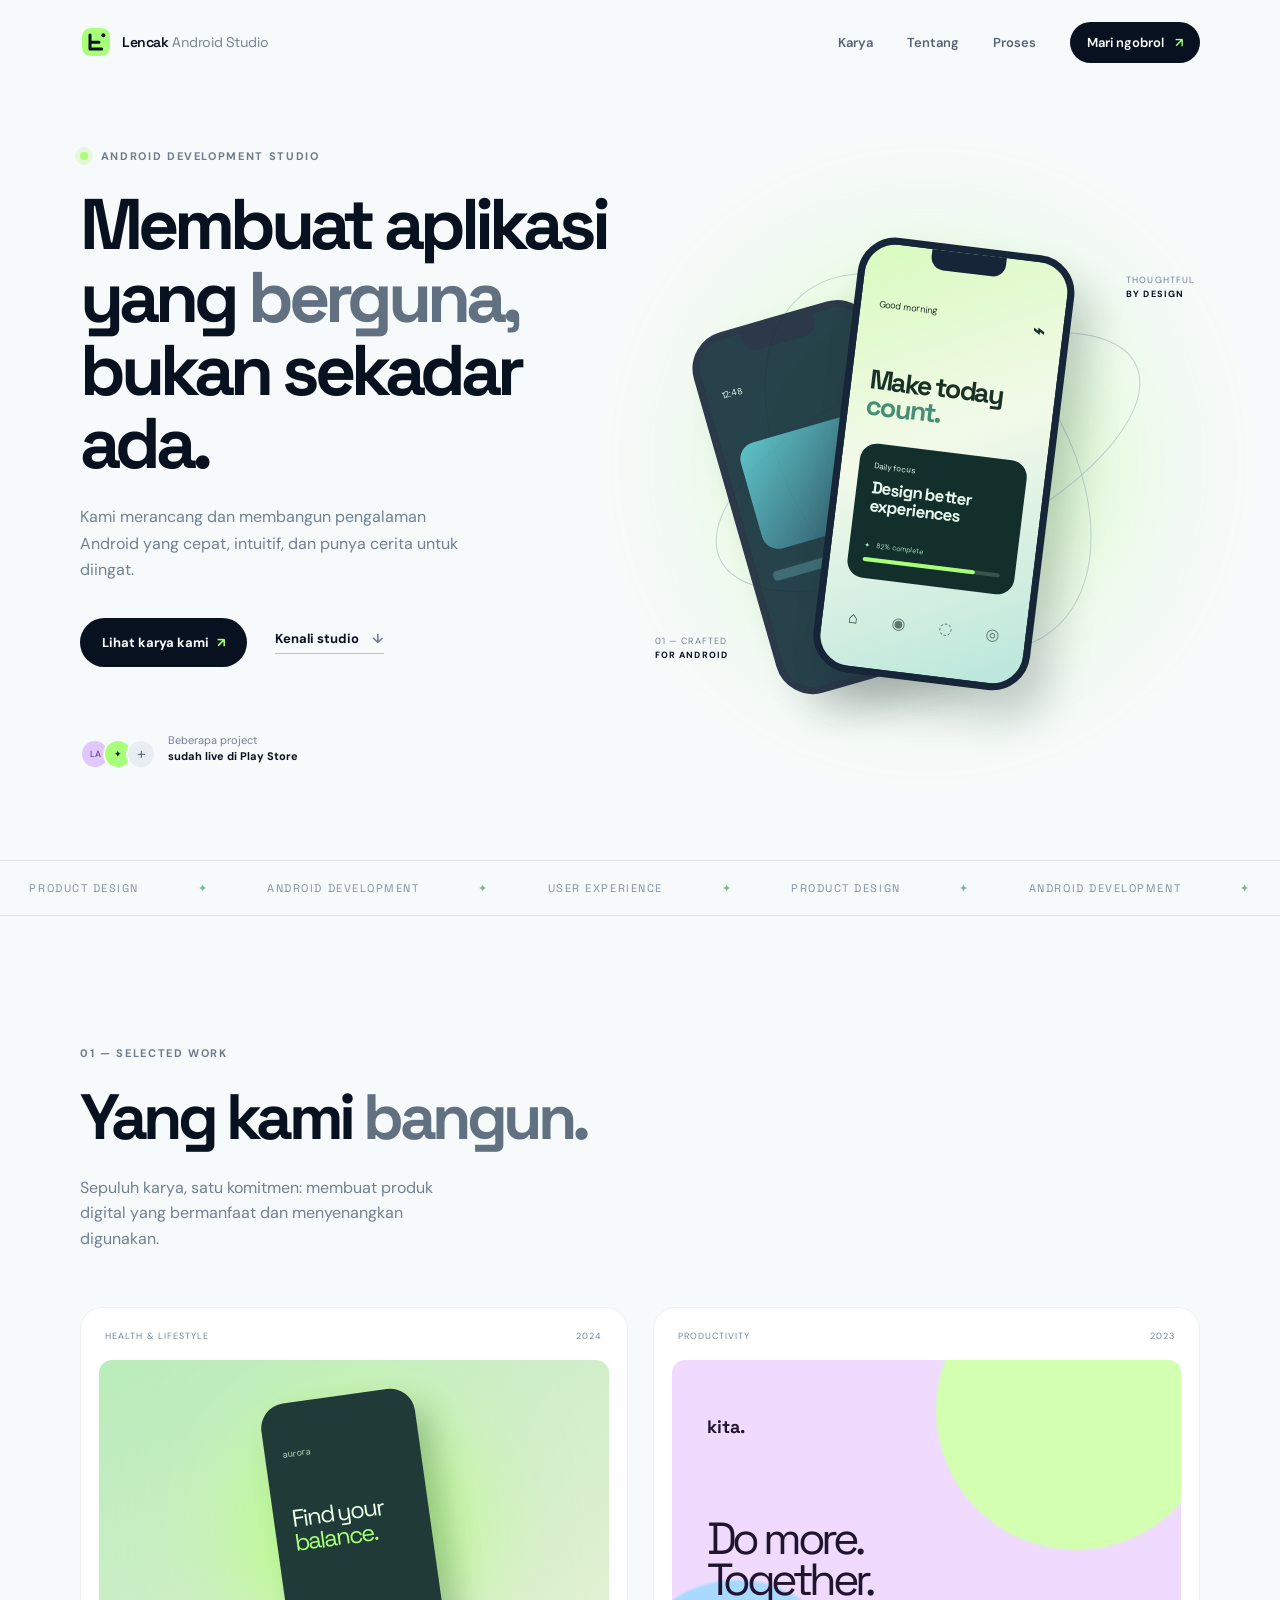
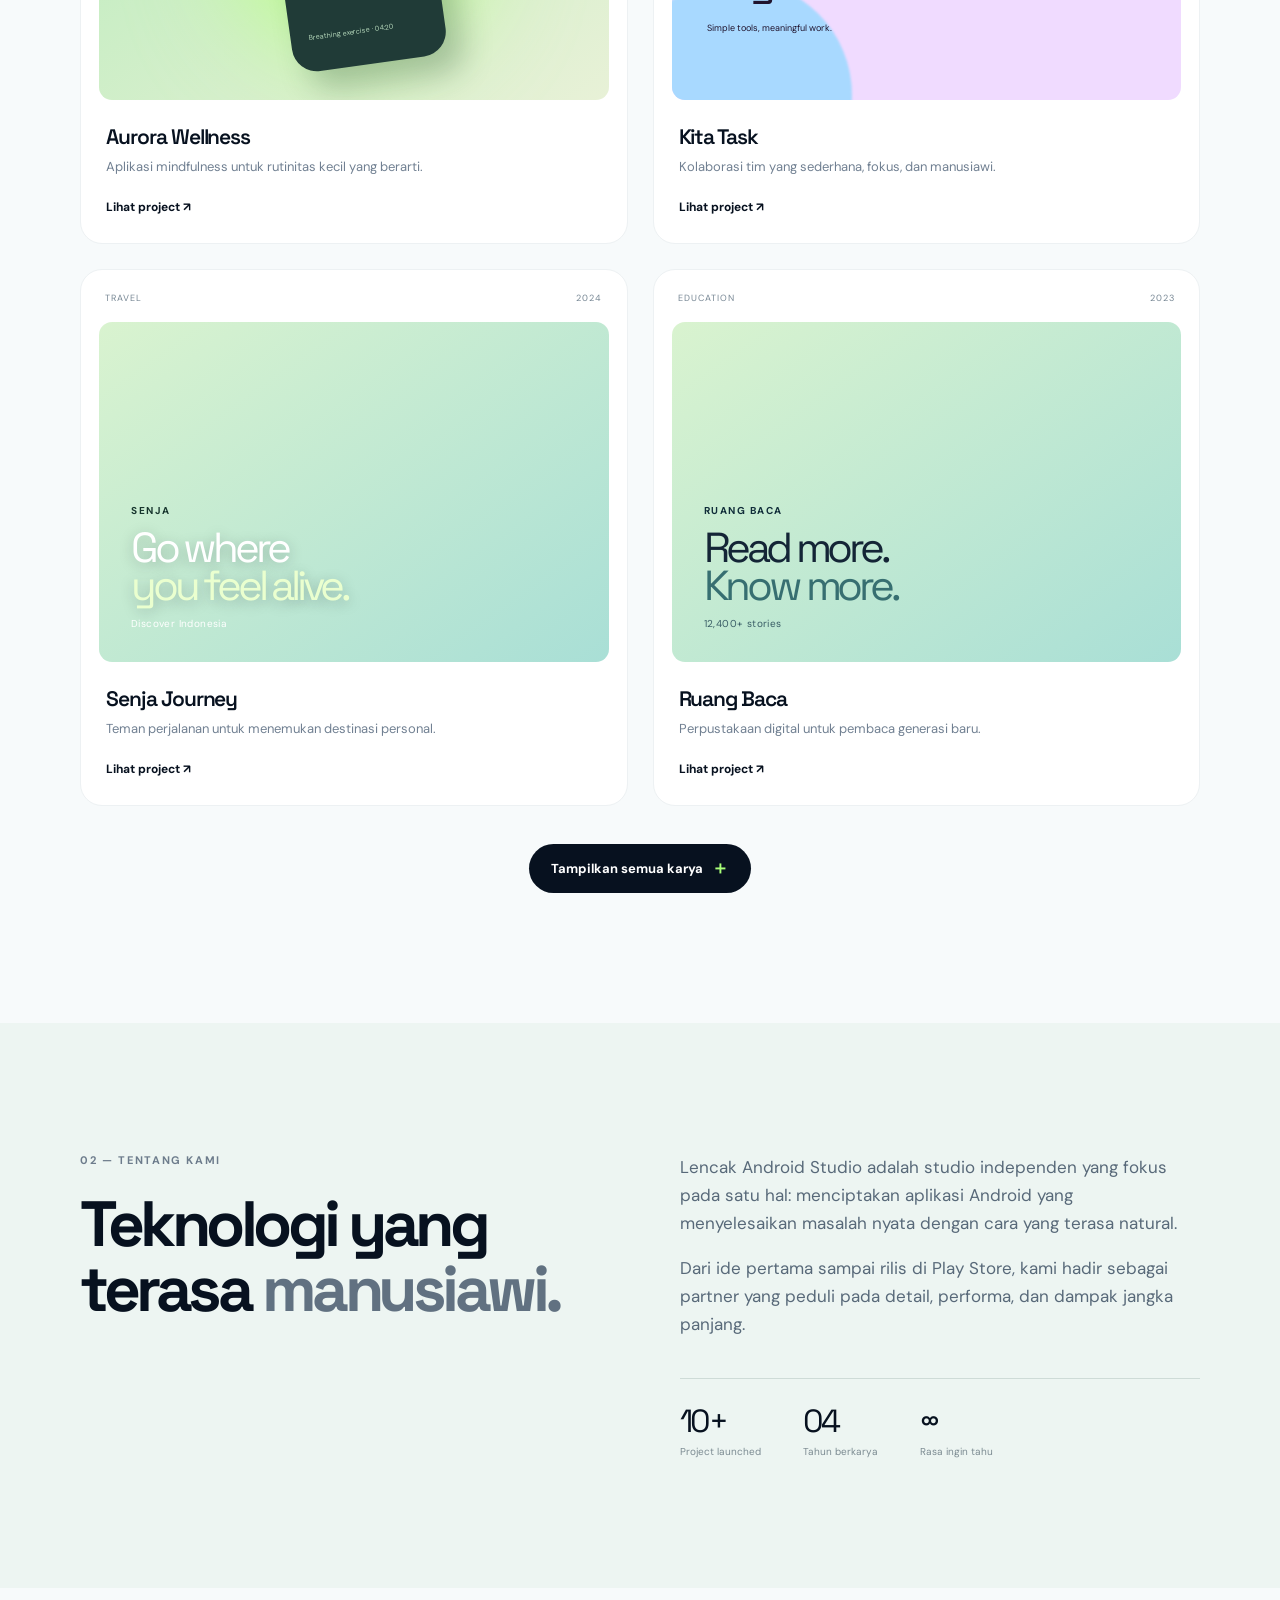
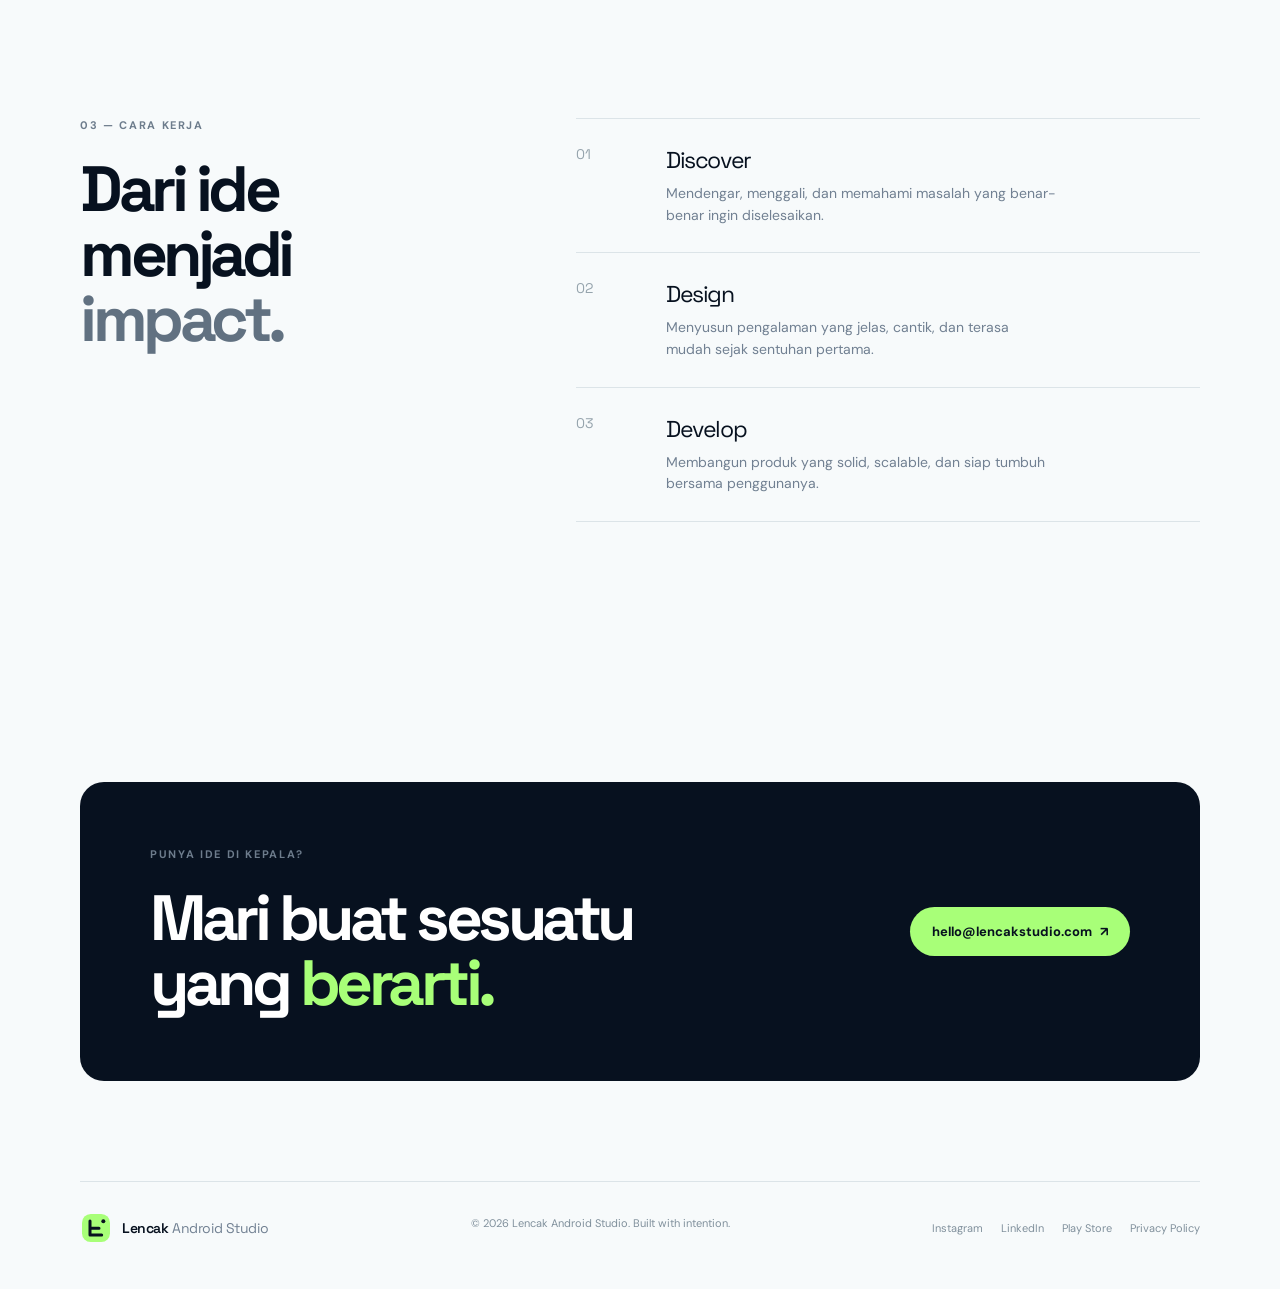
<file: index.html>
<!doctype html>
<html lang="id">
<head>
  <meta charset="UTF-8" />
  <meta name="viewport" content="width=device-width, initial-scale=1.0" />
  <meta name="description" content="Lencak Android Studio — studio pengembang Android yang menghadirkan aplikasi cepat, indah, dan berdampak." />
  <meta name="theme-color" content="#07111f" />
  <title>Lencak Android Studio — Build apps people love</title>
  <link rel="preconnect" href="https://fonts.googleapis.com" />
  <link rel="preconnect" href="https://fonts.gstatic.com" crossorigin />
  <link href="https://fonts.googleapis.com/css2?family=DM+Sans:wght@400;500;600;700&family=Space+Grotesk:wght@500;600;700&display=swap" rel="stylesheet" />
  <link rel="stylesheet" href="styles.css" />
  <link rel="stylesheet" href="portfolio.css" />
  <script defer src="script.js"></script>
</head>
<body>
  <header class="site-header"><nav class="nav container" aria-label="Navigasi utama">
    <a class="brand" href="#top" aria-label="Lencak Android Studio beranda"><svg class="brand-mark" viewBox="0 0 48 48" aria-hidden="true"><defs><linearGradient id="logoGradient" x1="5" y1="5" x2="43" y2="43"><stop stop-color="#a8ff78"/><stop offset="1" stop-color="#23c8ff"/></linearGradient></defs><rect x="3" y="3" width="42" height="42" rx="13" fill="url(#logoGradient)"/><path d="M15 13.5v21h17.5M15 24.5h13.5" fill="none" stroke="#07111f" stroke-width="4.5" stroke-linecap="round" stroke-linejoin="round"/><circle cx="35" cy="14" r="3" fill="#07111f"/></svg><span>Lencak <b>Android Studio</b></span></a>
    <button class="menu-toggle" aria-label="Buka menu" aria-expanded="false"><span></span><span></span><span></span></button>
    <div class="nav-links"><a href="#work">Karya</a><a href="#about">Tentang</a><a href="#process">Proses</a><a class="nav-cta" href="#contact">Mari ngobrol <span>↗</span></a></div>
  </nav></header>

  <main id="top">
    <section class="hero container"><div class="hero-copy"><p class="eyebrow"><span class="pulse-dot"></span> Android development studio</p><h1>Membuat aplikasi yang <em>berguna,</em><br /> bukan sekadar ada.</h1><p class="hero-text">Kami merancang dan membangun pengalaman Android yang cepat, intuitif, dan punya cerita untuk diingat.</p><div class="hero-actions"><a class="button button-primary" href="#work">Lihat karya kami <span>↗</span></a><a class="text-link" href="#about">Kenali studio <span>↓</span></a></div><div class="hero-proof"><div class="avatars"><span>LA</span><span>✦</span><span>+</span></div><p>Beberapa project<br /><strong>sudah live di Play Store</strong></p></div></div>
      <div class="hero-visual" aria-label="Preview aplikasi buatan Lencak Android Studio"><div class="glow"></div><div class="orbit orbit-one"></div><div class="orbit orbit-two"></div><div class="phone phone-back"><div class="phone-notch"></div><div class="back-screen"><span>12:48</span><div class="tiny-card"></div><div class="tiny-lines"></div></div></div><div class="phone phone-front"><div class="phone-notch"></div><div class="screen"><div class="screen-top"><span>Good morning</span><b>⌁</b></div><h3>Make today<br /><i>count.</i></h3><div class="screen-card"><span>Daily focus</span><strong>Design better<br />experiences</strong><small>✦ &nbsp; 82% complete</small><div class="progress"><i></i></div></div><div class="screen-nav"><span>⌂</span><span>◉</span><span>◌</span><span>◎</span></div></div></div><span class="float-label label-top">Thoughtful<br /><b>by design</b></span><span class="float-label label-bottom">01 — Crafted<br /><b>for Android</b></span></div>
    </section>
    <section class="marquee" aria-label="Keahlian"><div class="marquee-track"><span>PRODUCT DESIGN</span><i>✦</i><span>ANDROID DEVELOPMENT</span><i>✦</i><span>USER EXPERIENCE</span><i>✦</i><span>PRODUCT DESIGN</span><i>✦</i><span>ANDROID DEVELOPMENT</span><i>✦</i></div></section>

    <section id="work" class="work container section"><div class="section-heading"><p class="eyebrow">01 — Selected work</p><h2>Yang kami <em>bangun.</em></h2><p>Sepuluh karya, satu komitmen: membuat produk digital yang bermanfaat dan menyenangkan digunakan.</p></div><div class="project-grid">
      <article class="project-card project-aurora"><div class="project-meta"><span>Health & lifestyle</span><span>2024</span></div><div class="project-art aurora-art"><div class="aurora-glow"></div><div class="art-phone"><span>aurora</span><strong>Find your<br /><i>balance.</i></strong><small>Breathing exercise · 04:20</small></div></div><div class="project-info"><h3>Aurora Wellness</h3><p>Aplikasi mindfulness untuk rutinitas kecil yang berarti.</p><a href="#contact">Lihat project ↗</a></div></article>
      <article class="project-card project-kita"><div class="project-meta"><span>Productivity</span><span>2023</span></div><div class="project-art kita-art"><div class="kita-orb orb-a"></div><div class="kita-orb orb-b"></div><div class="kita-copy"><span>kita.</span><strong>Do more.<br />Together.</strong><small>Simple tools, meaningful work.</small></div></div><div class="project-info"><h3>Kita Task</h3><p>Kolaborasi tim yang sederhana, fokus, dan manusiawi.</p><a href="#contact">Lihat project ↗</a></div></article>
      <article class="project-card project-senja"><div class="project-meta"><span>Travel</span><span>2024</span></div><div class="project-art"><div class="art-copy"><small>senja</small><strong>Go where<br /><i>you feel alive.</i></strong><span>Discover Indonesia</span></div></div><div class="project-info"><h3>Senja Journey</h3><p>Teman perjalanan untuk menemukan destinasi personal.</p><a href="#contact">Lihat project ↗</a></div></article>
      <article class="project-card project-ruang"><div class="project-meta"><span>Education</span><span>2023</span></div><div class="project-art"><div class="art-copy"><small>RUANG BACA</small><strong>Read more.<br /><i>Know more.</i></strong><span>12,400+ stories</span></div></div><div class="project-info"><h3>Ruang Baca</h3><p>Perpustakaan digital untuk pembaca generasi baru.</p><a href="#contact">Lihat project ↗</a></div></article>
      <article class="project-card project-finansaku"><div class="project-meta"><span>Fintech</span><span>2022</span></div><div class="project-art"><div class="art-copy"><small>finansaku</small><strong>Your money,<br /><i>your move.</i></strong><span>Track. Plan. Grow.</span></div></div><div class="project-info"><h3>Finansaku</h3><p>Asisten finansial untuk keputusan yang lebih percaya diri.</p><a href="#contact">Lihat project ↗</a></div></article>
      <article class="project-card project-pawon"><div class="project-meta"><span>Food & recipe</span><span>2024</span></div><div class="project-art"><div class="art-copy"><small>pawon</small><strong>Cook slow.<br /><i>Love deep.</i></strong><span>Recipes worth sharing</span></div></div><div class="project-info"><h3>Pawon Stories</h3><p>Kumpulan resep rumahan dan cerita di baliknya.</p><a href="#contact">Lihat project ↗</a></div></article>
      <article class="project-card project-nadi"><div class="project-meta"><span>Wellbeing</span><span>2022</span></div><div class="project-art"><div class="art-copy"><small>nadi</small><strong>Listen to<br /><i>your rhythm.</i></strong><span>Sleep · Breathe · Live</span></div></div><div class="project-info"><h3>Nadi Sleep</h3><p>Ritual tidur yang membantu tubuh kembali seimbang.</p><a href="#contact">Lihat project ↗</a></div></article>
      <article class="project-card project-loka"><div class="project-meta"><span>Local commerce</span><span>2023</span></div><div class="project-art"><div class="art-copy"><small>loka</small><strong>Good things<br /><i>live nearby.</i></strong><span>Shop local, feel closer</span></div></div><div class="project-info"><h3>Loka Market</h3><p>Marketplace lokal yang mendekatkan pembeli dan pembuat.</p><a href="#contact">Lihat project ↗</a></div></article>
      <article class="project-card project-temu"><div class="project-meta"><span>Community</span><span>2021</span></div><div class="project-art"><div class="art-copy"><small>temu</small><strong>Meet ideas.<br /><i>Make change.</i></strong><span>Community starts here</span></div></div><div class="project-info"><h3>Temu Komunitas</h3><p>Ruang aman untuk bertemu, berbagi, dan bertumbuh.</p><a href="#contact">Lihat project ↗</a></div></article>
      <article class="project-card project-ruya"><div class="project-meta"><span>Creative tools</span><span>2024</span></div><div class="project-art"><div class="art-copy"><small>ruya</small><strong>Make room<br /><i>for ideas.</i></strong><span>Create without limits</span></div></div><div class="project-info"><h3>Ruya Notes</h3><p>Ruang catatan visual untuk ide-ide yang belum selesai.</p><a href="#contact">Lihat project ↗</a></div></article>
    </div><button class="load-more button button-primary" type="button">Tampilkan semua karya <span>＋</span></button></section>

    <section id="about" class="about section"><div class="container about-grid"><div><p class="eyebrow">02 — Tentang kami</p><h2>Teknologi yang terasa <em>manusiawi.</em></h2></div><div class="about-copy"><p>Lencak Android Studio adalah studio independen yang fokus pada satu hal: menciptakan aplikasi Android yang menyelesaikan masalah nyata dengan cara yang terasa natural.</p><p>Dari ide pertama sampai rilis di Play Store, kami hadir sebagai partner yang peduli pada detail, performa, dan dampak jangka panjang.</p><div class="stats"><div><strong>10+</strong><span>Project launched</span></div><div><strong>04</strong><span>Tahun berkarya</span></div><div><strong>∞</strong><span>Rasa ingin tahu</span></div></div></div></div></section>
    <section id="process" class="process container section"><div class="section-heading"><p class="eyebrow">03 — Cara kerja</p><h2>Dari ide menjadi <em>impact.</em></h2></div><div class="process-list"><div class="process-item"><span>01</span><div><h3>Discover</h3><p>Mendengar, menggali, dan memahami masalah yang benar-benar ingin diselesaikan.</p></div></div><div class="process-item"><span>02</span><div><h3>Design</h3><p>Menyusun pengalaman yang jelas, cantik, dan terasa mudah sejak sentuhan pertama.</p></div></div><div class="process-item"><span>03</span><div><h3>Develop</h3><p>Membangun produk yang solid, scalable, dan siap tumbuh bersama penggunanya.</p></div></div></div></section>
    <section id="contact" class="contact container section"><div class="contact-card"><div><p class="eyebrow">Punya ide di kepala?</p><h2>Mari buat sesuatu yang <em>berarti.</em></h2></div><a class="button button-light" href="mailto:hello@lencakstudio.com">hello@lencakstudio.com <span>↗</span></a></div></section>
  </main>
  <footer class="footer container"><a class="brand" href="#top"><svg class="brand-mark" viewBox="0 0 48 48" aria-hidden="true"><rect x="3" y="3" width="42" height="42" rx="13" fill="#a8ff78"/><path d="M15 13.5v21h17.5M15 24.5h13.5" fill="none" stroke="#07111f" stroke-width="4.5" stroke-linecap="round" stroke-linejoin="round"/><circle cx="35" cy="14" r="3" fill="#07111f"/></svg><span>Lencak <b>Android Studio</b></span></a><p>© <span id="year"></span> Lencak Android Studio. Built with intention.</p><div class="socials"><a href="#contact">Instagram</a><a href="#contact">LinkedIn</a><a href="#contact">Play Store</a></div></footer>
</body>
</html>
</file>
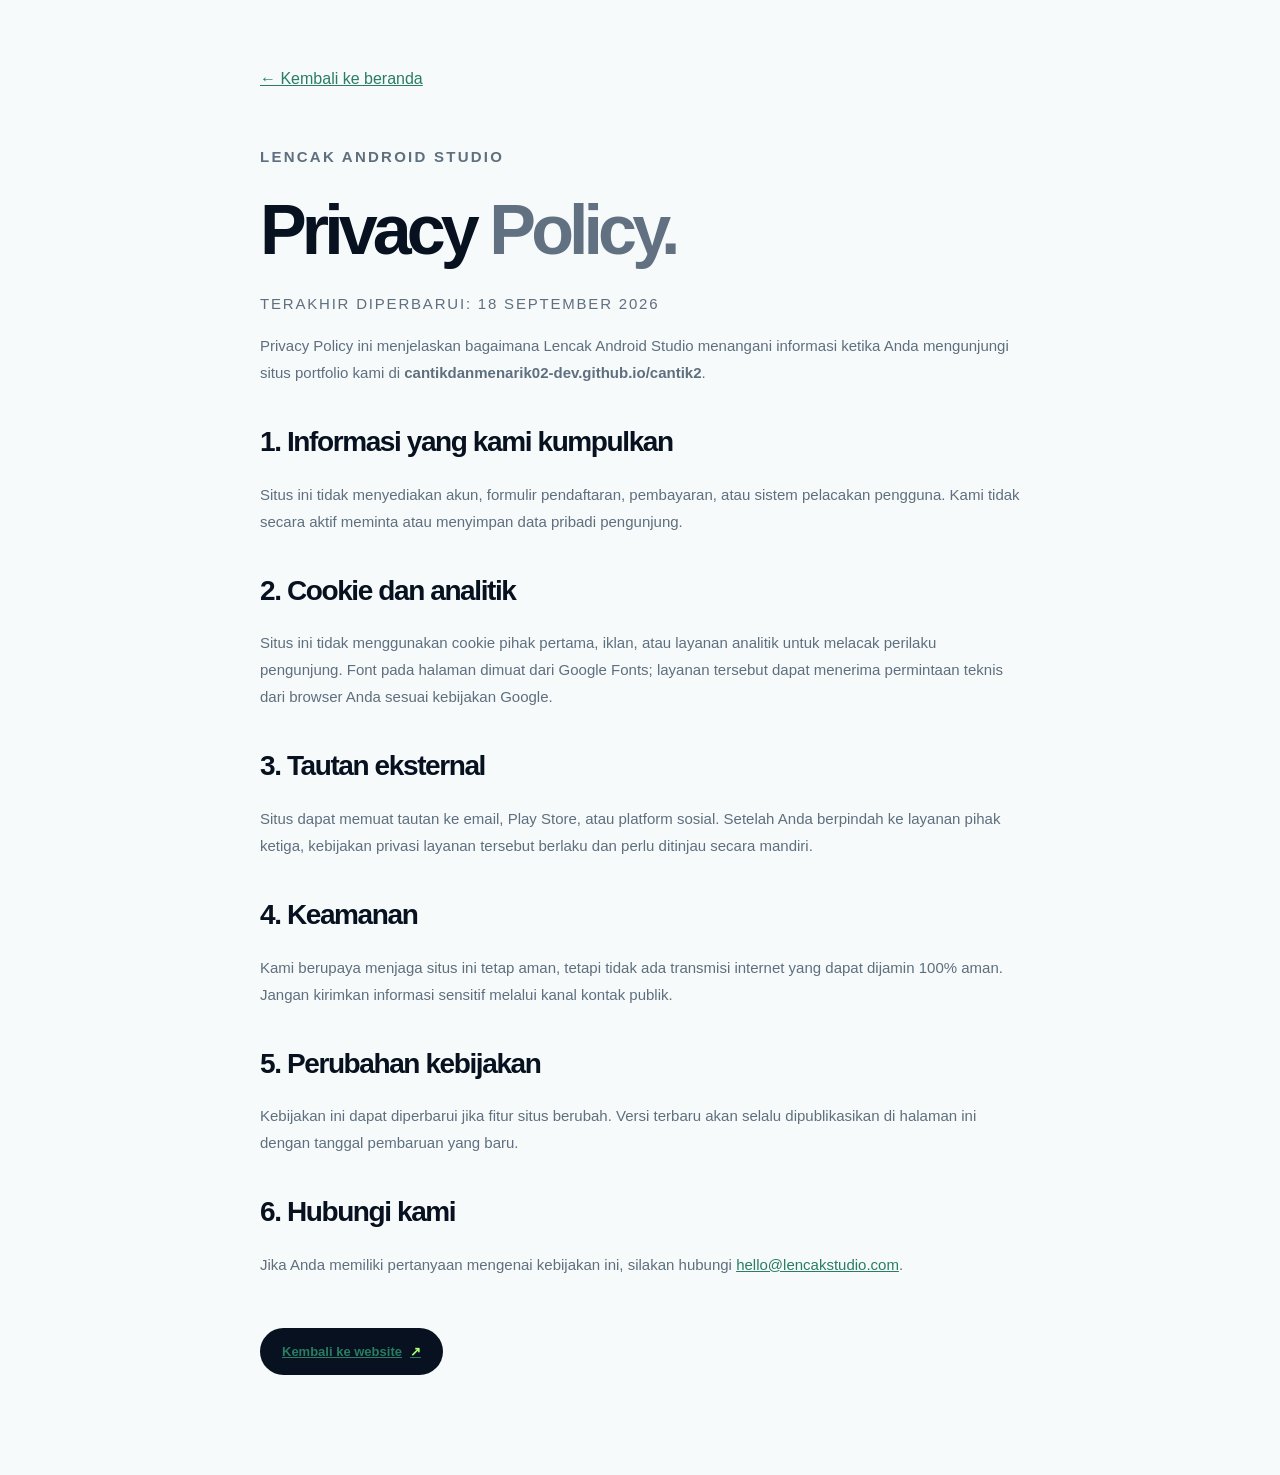
<file: privacy-policy.html>
<!doctype html>
<html lang="id">
<head>
  <meta charset="UTF-8" />
  <meta name="viewport" content="width=device-width, initial-scale=1.0" />
  <meta name="robots" content="index, follow" />
  <meta name="description" content="Kebijakan privasi Lencak Android Studio mengenai informasi yang dikumpulkan melalui situs portfolio ini." />
  <link rel="canonical" href="https://cantikdanmenarik02-dev.github.io/cantik2/privacy-policy.html" />
  <title>Privacy Policy — Lencak Android Studio</title>
  <link rel="stylesheet" href="styles.css" />
  <style>.policy{max-width:760px;padding:70px 0 100px}.policy h1{font-size:clamp(42px,7vw,70px)}.policy h2{font-size:28px;letter-spacing:-.05em;margin-top:42px}.policy p,.policy li{color:#5e6f7e;line-height:1.8;font-size:15px}.policy a{color:#287d62;text-decoration:underline}.policy-date{color:#718092;font-size:12px;text-transform:uppercase;letter-spacing:.12em}.policy-back{display:inline-flex;margin-top:35px}</style>
</head>
<body>
  <main class="container policy">
    <a href="index.html" aria-label="Kembali ke beranda">← Kembali ke beranda</a>
    <p class="eyebrow" style="margin-top:55px">Lencak Android Studio</p>
    <h1>Privacy <em>Policy.</em></h1>
    <p class="policy-date">Terakhir diperbarui: 18 September 2026</p>
    <p>Privacy Policy ini menjelaskan bagaimana Lencak Android Studio menangani informasi ketika Anda mengunjungi situs portfolio kami di <strong>cantikdanmenarik02-dev.github.io/cantik2</strong>.</p>
    <h2>1. Informasi yang kami kumpulkan</h2>
    <p>Situs ini tidak menyediakan akun, formulir pendaftaran, pembayaran, atau sistem pelacakan pengguna. Kami tidak secara aktif meminta atau menyimpan data pribadi pengunjung.</p>
    <h2>2. Cookie dan analitik</h2>
    <p>Situs ini tidak menggunakan cookie pihak pertama, iklan, atau layanan analitik untuk melacak perilaku pengunjung. Font pada halaman dimuat dari Google Fonts; layanan tersebut dapat menerima permintaan teknis dari browser Anda sesuai kebijakan Google.</p>
    <h2>3. Tautan eksternal</h2>
    <p>Situs dapat memuat tautan ke email, Play Store, atau platform sosial. Setelah Anda berpindah ke layanan pihak ketiga, kebijakan privasi layanan tersebut berlaku dan perlu ditinjau secara mandiri.</p>
    <h2>4. Keamanan</h2>
    <p>Kami berupaya menjaga situs ini tetap aman, tetapi tidak ada transmisi internet yang dapat dijamin 100% aman. Jangan kirimkan informasi sensitif melalui kanal kontak publik.</p>
    <h2>5. Perubahan kebijakan</h2>
    <p>Kebijakan ini dapat diperbarui jika fitur situs berubah. Versi terbaru akan selalu dipublikasikan di halaman ini dengan tanggal pembaruan yang baru.</p>
    <h2>6. Hubungi kami</h2>
    <p>Jika Anda memiliki pertanyaan mengenai kebijakan ini, silakan hubungi <a href="mailto:hello@lencakstudio.com">hello@lencakstudio.com</a>.</p>
    <a class="button button-primary policy-back" href="index.html">Kembali ke website <span>↗</span></a>
  </main>
</body>
</html>
</file>
<file: styles.css>
:root{--ink:#07111f;--muted:#718092;--lime:#a8ff78;--cyan:#23c8ff;--line:#dce4e8;--paper:#f7fafb}*{box-sizing:border-box}html{scroll-behavior:smooth}body{margin:0;background:var(--paper);color:var(--ink);font-family:'DM Sans',sans-serif;overflow-x:hidden}a{color:inherit;text-decoration:none}.container{width:min(1120px,calc(100% - 40px));margin-inline:auto}.site-header{position:relative;z-index:10}.nav{height:84px;display:flex;align-items:center;justify-content:space-between}.brand{display:flex;align-items:center;gap:10px;font-family:'Space Grotesk',sans-serif;font-size:14px;font-weight:600;letter-spacing:-.03em}.brand b{font-weight:400;color:var(--muted)}.brand-mark{width:32px;height:32px}.nav-links{display:flex;align-items:center;gap:34px;font-size:13px;font-weight:600}.nav-links a:not(.nav-cta){color:#556474}.nav-cta{background:var(--ink);color:white!important;padding:12px 17px;border-radius:99px}.nav-cta span,.button span{color:var(--lime);margin-left:8px}.menu-toggle{display:none;border:0;background:none;padding:8px}.menu-toggle span{display:block;width:22px;height:2px;background:var(--ink);margin:5px}.hero{min-height:650px;display:grid;grid-template-columns:1fr 1fr;align-items:center;padding:65px 0 85px;gap:30px}.eyebrow{text-transform:uppercase;font-size:11px;letter-spacing:.15em;font-weight:700;color:#6d7c8c;margin:0 0 25px}.pulse-dot{display:inline-block;width:8px;height:8px;background:var(--lime);border-radius:50%;margin-right:8px;box-shadow:0 0 0 5px #e6f7dc}h1,h2,h3,p{margin-top:0}h1,h2{font-family:'Space Grotesk',sans-serif;letter-spacing:-.07em;line-height:1.02;margin-bottom:24px}h1{font-size:clamp(45px,5.6vw,78px);max-width:690px}h2{font-size:clamp(38px,5vw,64px)}em{font-style:normal;color:#617181}.hero-text{max-width:405px;color:var(--muted);font-size:16px;line-height:1.65}.hero-actions{display:flex;align-items:center;gap:28px;margin-top:34px}.button{display:inline-flex;align-items:center;padding:16px 22px;border-radius:99px;font-size:13px;font-weight:700;transition:transform .2s,box-shadow .2s}.button:hover{transform:translateY(-3px);box-shadow:0 9px 22px #0915251c}.button-primary{background:var(--ink);color:#fff}.text-link{font-size:13px;font-weight:700;border-bottom:1px solid #b8c5cc;padding-bottom:6px}.text-link span{margin-left:10px;color:var(--muted)}.hero-proof{display:flex;align-items:center;gap:12px;margin-top:66px;font-size:11px;color:var(--muted);line-height:1.45}.hero-proof strong{color:var(--ink)}.avatars{display:flex}.avatars span{width:30px;height:30px;border:2px solid var(--paper);margin-left:-7px;border-radius:50%;display:grid;place-items:center;font-size:9px;background:var(--ink);color:white}.avatars span:first-child{margin-left:0;background:#e1c6ff;color:#45336b}.avatars span:nth-child(2){background:var(--lime);color:var(--ink)}.avatars span:last-child{background:#e8eef1;color:#62717d;font-size:16px}.hero-visual{position:relative;height:525px;display:flex;align-items:center;justify-content:center}.glow{position:absolute;width:350px;height:350px;background:var(--lime);filter:blur(90px);opacity:.5;border-radius:50%}.orbit{position:absolute;border:1px solid #bfd2cf;border-radius:50%;transform:rotate(-25deg)}.orbit-one{width:460px;height:190px}.orbit-two{width:420px;height:270px;transform:rotate(55deg)}.phone{position:absolute;border:7px solid #172538;background:#122234;border-radius:38px;box-shadow:20px 25px 40px #09152533;overflow:hidden}.phone-front{width:218px;height:438px;z-index:2;transform:rotate(7deg) translateX(16px)}.phone-back{width:187px;height:375px;transform:rotate(-16deg) translate(-108px,5px);opacity:.9}.phone-notch{position:absolute;z-index:3;top:0;left:50%;transform:translateX(-50%);height:20px;width:75px;background:#172538;border-radius:0 0 13px 13px}.screen{height:100%;padding:55px 18px 16px;background:linear-gradient(155deg,#d9fbbe,#f2f9e9 45%,#b9e6db);color:#193127}.screen-top{display:flex;justify-content:space-between;font-size:9px}.screen-top b{font-size:20px}.screen h3{font-family:'Space Grotesk';font-size:27px;line-height:.95;letter-spacing:-.08em;margin:43px 0 25px}.screen h3 i{color:#458d74;font-style:normal}.screen-card{background:#132f2b;color:#e9f8ed;border-radius:17px;padding:17px 15px;font-size:8px}.screen-card strong{display:block;font-family:'Space Grotesk';font-size:17px;line-height:1.05;margin:9px 0 24px;letter-spacing:-.05em}.screen-card small{font-size:7px;color:#a7e3b3}.progress{height:4px;background:#36534c;border-radius:4px;margin-top:8px}.progress i{display:block;width:82%;height:100%;background:var(--lime);border-radius:4px}.screen-nav{display:flex;justify-content:space-between;font-size:16px;margin:30px 8px;color:#60756f}.screen-nav span:first-child{color:#193127}.back-screen{height:100%;padding:42px 15px;background:#122e3a;color:#d5fff1}.back-screen span{font-size:9px}.tiny-card{height:110px;margin-top:45px;border-radius:17px;background:linear-gradient(135deg,#50bfc6,#142c48)}.tiny-lines{height:10px;width:100px;background:#2e5d69;border-radius:4px;margin-top:20px}.float-label{position:absolute;text-transform:uppercase;letter-spacing:.12em;font-size:9px;color:#718092;line-height:1.6;z-index:3}.float-label b{color:var(--ink)}.label-top{top:73px;right:5px}.label-bottom{bottom:62px;left:0}.marquee{border-top:1px solid var(--line);border-bottom:1px solid var(--line);padding:20px 0;overflow:hidden;white-space:nowrap}.marquee-track{display:flex;justify-content:space-around;align-items:center;min-width:1000px;font-family:'Space Grotesk';font-size:11px;letter-spacing:.14em;color:#81909b}.marquee i{font-style:normal;color:#73b894}.section{padding-top:130px;padding-bottom:130px}.section-heading{max-width:570px}.section-heading>p:last-child{color:var(--muted);line-height:1.6;max-width:390px}.project-grid{display:grid;grid-template-columns:1fr 1fr;gap:25px;margin-top:55px}.project-card{background:#fff;border:1px solid #edf1f3;border-radius:22px;overflow:hidden}.project-meta{display:flex;justify-content:space-between;padding:22px 24px 0;text-transform:uppercase;letter-spacing:.12em;font-size:9px;color:#778794}.project-art{height:340px;margin:18px;background:#e8f2ed;border-radius:13px;position:relative;overflow:hidden}.aurora-art{background:linear-gradient(145deg,#b9ecbb,#e8f1d7);display:grid;place-items:center}.aurora-glow{position:absolute;width:230px;height:230px;background:#baff84;border-radius:50%;filter:blur(55px)}.art-phone{position:relative;width:155px;height:270px;border-radius:25px;background:#203b37;color:#edffe6;padding:38px 18px;box-shadow:15px 20px 30px #173b2c42;transform:rotate(-8deg)}.art-phone span{font-size:9px;color:#b5d4bb}.art-phone strong{display:block;font:24px/1 'Space Grotesk';letter-spacing:-.08em;margin:45px 0 70px}.art-phone i{font-style:normal;color:#a8ff78}.art-phone small{font-size:7px;color:#b4d7ba}.kita-art{background:#f0dbff}.kita-orb{position:absolute;border-radius:50%;filter:blur(1px)}.orb-a{width:280px;height:280px;background:#d3ffb0;top:-90px;right:-35px}.orb-b{width:230px;height:230px;background:#a8d9ff;bottom:-110px;left:-50px}.kita-copy{position:absolute;inset:55px 35px;color:#20142e}.kita-copy span{font:bold 18px 'Space Grotesk'}.kita-copy strong{display:block;font:45px/ .92 'Space Grotesk';letter-spacing:-.1em;margin-top:80px}.kita-copy small{display:block;font-size:9px;margin-top:22px}.project-info{padding:5px 25px 27px}.project-info h3{font:600 21px 'Space Grotesk';letter-spacing:-.05em;margin-bottom:8px}.project-info p{color:var(--muted);font-size:13px;margin-bottom:20px}.project-info a{font-size:12px;font-weight:700}.about{background:#edf5f2}.about-grid{display:grid;grid-template-columns:1fr 1fr;gap:80px}.about-copy>p{font-size:17px;line-height:1.65;color:#586979;max-width:500px}.stats{display:flex;gap:42px;border-top:1px solid #cedbd7;margin-top:40px;padding-top:22px}.stats strong{display:block;font:32px 'Space Grotesk';letter-spacing:-.08em}.stats span{display:block;color:#7b8a91;font-size:10px;margin-top:4px}.process{display:grid;grid-template-columns:.8fr 1.2fr;gap:80px}.process-list{border-top:1px solid var(--line)}.process-item{display:grid;grid-template-columns:70px 1fr;gap:20px;padding:26px 0;border-bottom:1px solid var(--line)}.process-item>span{font:14px 'Space Grotesk';color:#96a4ad}.process-item h3{font:23px 'Space Grotesk';letter-spacing:-.06em;margin-bottom:8px}.process-item p{color:var(--muted);font-size:14px;line-height:1.55;max-width:390px;margin:0}.contact{padding-bottom:100px}.contact-card{background:var(--ink);color:#fff;border-radius:24px;padding:65px 70px;display:flex;align-items:center;justify-content:space-between;gap:30px}.contact-card h2{max-width:550px;margin-bottom:0}.contact-card em{color:var(--lime)}.button-light{background:var(--lime);color:var(--ink);white-space:nowrap}.button-light span{color:var(--ink)}.footer{border-top:1px solid var(--line);padding:30px 0 45px;display:flex;align-items:center;justify-content:space-between;color:#80909c;font-size:11px}.footer .brand{color:var(--ink)}.socials{display:flex;gap:18px}.socials a:hover{color:var(--ink)}
@media(max-width:800px){.container{width:min(100% - 32px,570px)}.nav{height:72px}.menu-toggle{display:block}.nav-links{display:none;position:absolute;top:65px;left:16px;right:16px;background:#fff;padding:20px;border-radius:16px;box-shadow:0 12px 30px #07111f20;flex-direction:column;align-items:stretch;gap:4px}.nav-links.open{display:flex}.nav-links a{padding:12px}.nav-cta{text-align:center;margin-top:7px}.hero{display:flex;flex-direction:column;padding:54px 0 55px;align-items:stretch}.hero-copy{text-align:left}.hero-visual{height:480px;margin-top:8px}.phone-front{width:200px;height:405px}.phone-back{width:174px;height:350px;transform:rotate(-16deg) translate(-93px,4px)}.label-top{right:0}.label-bottom{left:3px;bottom:40px}.section{padding-top:85px;padding-bottom:85px}.project-grid,.about-grid,.process{grid-template-columns:1fr;gap:45px}.project-art{height:300px}.about-grid{gap:0}.about-copy{margin-top:0}.process{gap:0}.contact-card{padding:40px 27px;display:block}.contact-card .button{margin-top:25px}.footer{flex-wrap:wrap;gap:22px}.footer>p{order:3;width:100%;margin:0}.socials{gap:12px}.stats{gap:25px}}@media(max-width:390px){h1{font-size:42px}.hero-actions{gap:17px}.button{padding:14px 15px}.hero-visual{transform:scale(.88);transform-origin:center top;margin-bottom:-45px}.project-art{height:270px}.kita-copy strong{font-size:39px}}
</file>
<file: portfolio.css>
.project-grid .project-card:nth-child(n+5){display:none}.project-grid .project-card[hidden]{display:none!important}.project-grid.is-expanded .project-card:nth-child(n+5){display:block}.project-grid.is-expanded .project-card[hidden]{display:none!important}.load-more{display:flex;margin:38px auto 0;border:0;cursor:pointer;font-family:inherit}.load-more span{font-size:18px;line-height:0}.project-card .project-art:not(.aurora-art):not(.kita-art){background:linear-gradient(145deg,#d9f3cf,#a9dfd6);display:flex;align-items:flex-end;padding:32px;color:#17352d}.project-senja .project-art{background:linear-gradient(145deg,#ffbf8b,#e67e87)}.project-ruang .project-art{background:linear-gradient(145deg,#d7c8ff,#8a91e6)}.project-finansaku .project-art{background:linear-gradient(145deg,#b7f1e2,#3eaaa0)}.project-pawon .project-art{background:linear-gradient(145deg,#ffdca6,#e99359)}.project-nadi .project-art{background:linear-gradient(145deg,#b8d4ff,#706cae)}.project-loka .project-art{background:linear-gradient(145deg,#f2efb2,#a7d76d)}.project-temu .project-art{background:linear-gradient(145deg,#f5c2dd,#c283bd)}.project-ruya .project-art{background:linear-gradient(145deg,#c2e8ff,#7ab8df)}.art-copy{display:flex;flex-direction:column;gap:12px;position:relative;z-index:1}.art-copy small{font:700 10px 'DM Sans';letter-spacing:.15em;text-transform:uppercase}.art-copy strong{font:42px/.9 'Space Grotesk';letter-spacing:-.1em;color:#fff;text-shadow:0 3px 14px #17202b44}.art-copy strong i{font-style:normal;color:#eaffcf}.art-copy span{font-size:10px;letter-spacing:.04em;color:#fff}.project-ruang .art-copy,.project-finansaku .art-copy,.project-loka .art-copy{color:#102d39}.project-ruang .art-copy strong,.project-finansaku .art-copy strong,.project-loka .art-copy strong{color:#142536;text-shadow:none}.project-ruang .art-copy strong i,.project-finansaku .art-copy strong i,.project-loka .art-copy strong i{color:#376f71}.project-ruang .art-copy span,.project-finansaku .art-copy span,.project-loka .art-copy span{color:#385c65}@media(max-width:800px){.project-grid .project-card:nth-child(n+5){display:none}.project-grid.is-expanded .project-card:nth-child(n+5){display:block}.project-grid.is-expanded .project-card[hidden]{display:none!important}.art-copy strong{font-size:35px}.load-more{margin-top:30px}}
</file>
